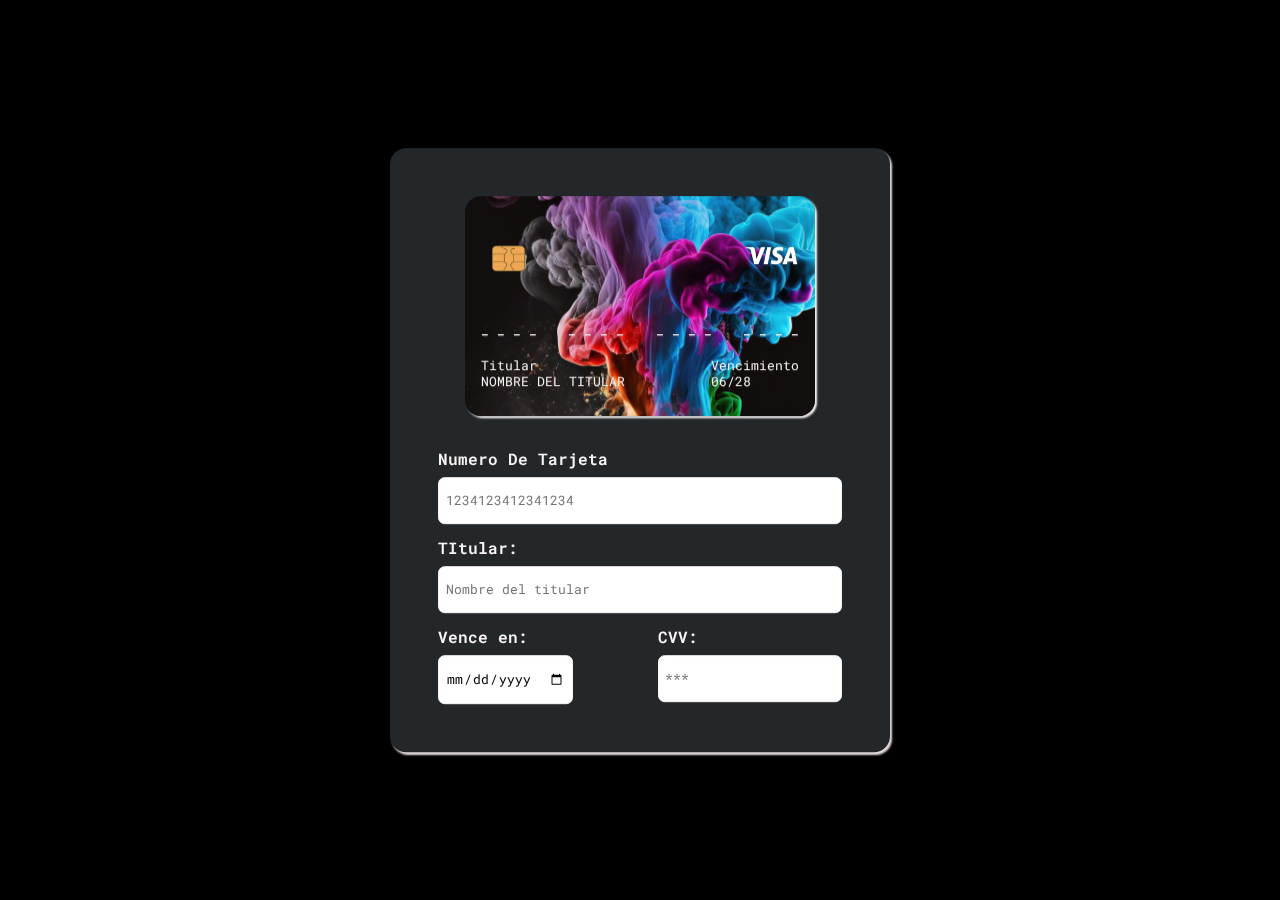
<file: credictcard.html>
<!DOCTYPE html>
<html lang="en">
  <head>
    <meta name="viewport" content="width=device-width, initial-scale=1.0" />
    <title>Credit Card Form</title>
    <!-- Google Fonts -->
    <link
      href="https://fonts.googleapis.com/css2?family=Roboto+Mono:wght@400;600&display=swap"
      rel="stylesheet"
    />
    <!-- Stylesheet -->
    <link rel="stylesheet" href="/css/paymentpass/creditcard.css" />
  </head>
  <body>
    <div class="wrapper">
      <div class="credit-card" id="card">
        <div class="card-front">  
          <div class="branding">
            <img src="/assets/images/chip2.png" class="chip-img" />
            <img src="/assets/images/visalogo2.png" class="visa-logo" />
          </div>
          <div class="card-number">
            <div>
              <span class="card-number-display">_</span>
              <span class="card-number-display">_</span>
              <span class="card-number-display">_</span>
              <span class="card-number-display">_</span>
            </div>
            <div>
              <span class="card-number-display">_</span>
              <span class="card-number-display">_</span>
              <span class="card-number-display">_</span>
              <span class="card-number-display">_</span>
            </div>
            <div>
              <span class="card-number-display">_</span>
              <span class="card-number-display">_</span>
              <span class="card-number-display">_</span>
              <span class="card-number-display">_</span>
            </div>
            <div>
              <span class="card-number-display">_</span>
              <span class="card-number-display">_</span>
              <span class="card-number-display">_</span>
              <span class="card-number-display">_</span>
            </div>
          </div>
          <div class="details">
            <div>
              <span>Titular</span>
              <span id="card-holder-name">Nombre del titular</span>
            </div>
            <div>
              <span>Vencimiento</span>
              <span id="validity">06/28</span>
            </div>
          </div>
        </div>
        <div class="card-back">
          <div class="black-strip"></div>
          <div class="white-strip">
            <span>CVV</span>
            <div id="cvv-display"></div>
          </div>
          <img src="/assets/images/visalogo2.png" class="visa-logo" />
        </div>
      </div>
      <form>
        <label for="card-number">Numero De Tarjeta</label>
        <input type="number" id="card-number" placeholder="1234123412341234" />

        <label for="card-holder">TItular:</label>
        <input type="text" id="card-name-input" placeholder="Nombre del titular" />

        <div class="date-cvv">
          <div>
            <label for="validity">Vence en:</label>
            <input type="date" id="validity-input" />
          </div>
          <div>
            <label for="cvv">CVV:</label>
            <input type="number" id="cvv" placeholder="***" />
          </div>
        </div>
      </form>
    </div>
    <!-- Script -->
    <script src="/js/jspaymentpass/creditcard.js"></script>
  </body>
</html>
</file>
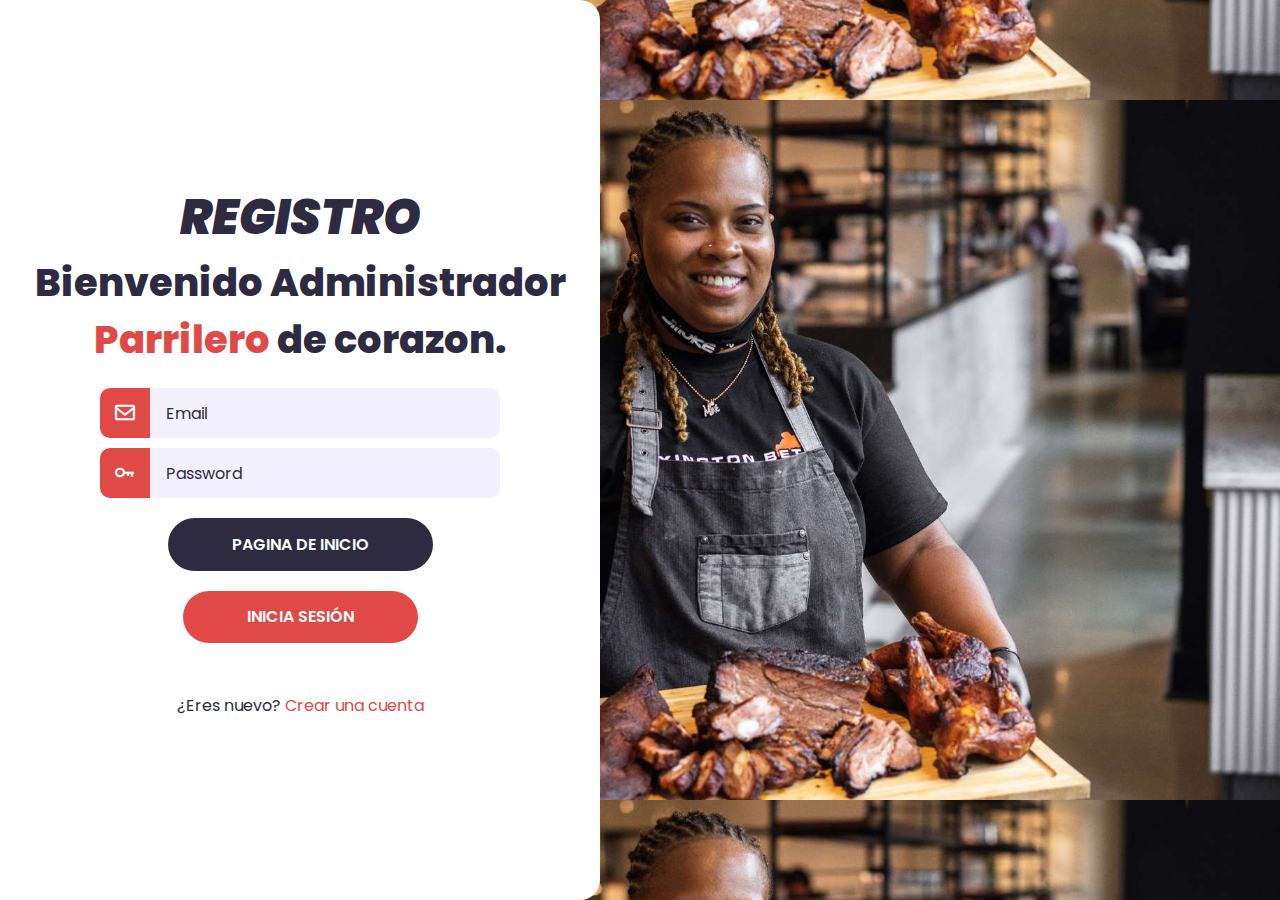
<file: login.html>
<!DOCTYPE html>
<html lang="en">
<head>
  <meta charset="UTF-8">
  <meta name="viewport" content="width=device-width, initial-scale=1.0">
  <title>Login</title>
  <link rel="stylesheet" href="/css/csslogin/loginstyle.css">
  <link href='https://unpkg.com/boxicons@2.1.4/css/boxicons.min.css' rel='stylesheet'>
</head>
<body>
  <div class="wrapper">
    <h1>  <i>Registro</i></h1>
    <h2>Bienvenido Administrador<br>
    <span>Parrilero</span> de corazon.</h2>
    <p id="error-message"></p>
    <form id="form">
      <div>
        <label for="email">
          <i class='bx bx-envelope'></i>
        </label>
        <input type="email" name="email" id="email" placeholder="Email">
      </div>
      <div>
        <label for="password">
          <i class='bx bx-key' ></i>
        </label>
        <input type="password" name="password" id="password" placeholder="Password">
      </div>
      <button id ='returnHome'class='Home-return-btn' type="submit">Pagina de inicio</button>
      <button id='dashpass' type="submit">Inicia sesión</button>
    </form>
    <p>¿Eres nuevo? <a href="signup.html">Crear una cuenta</a></p>
  </div>
  <script type="text/javascript" src="/js/loginvalidation.js"></script>
<script src="./js/main.js"></script>
</body>
</html>
</file>
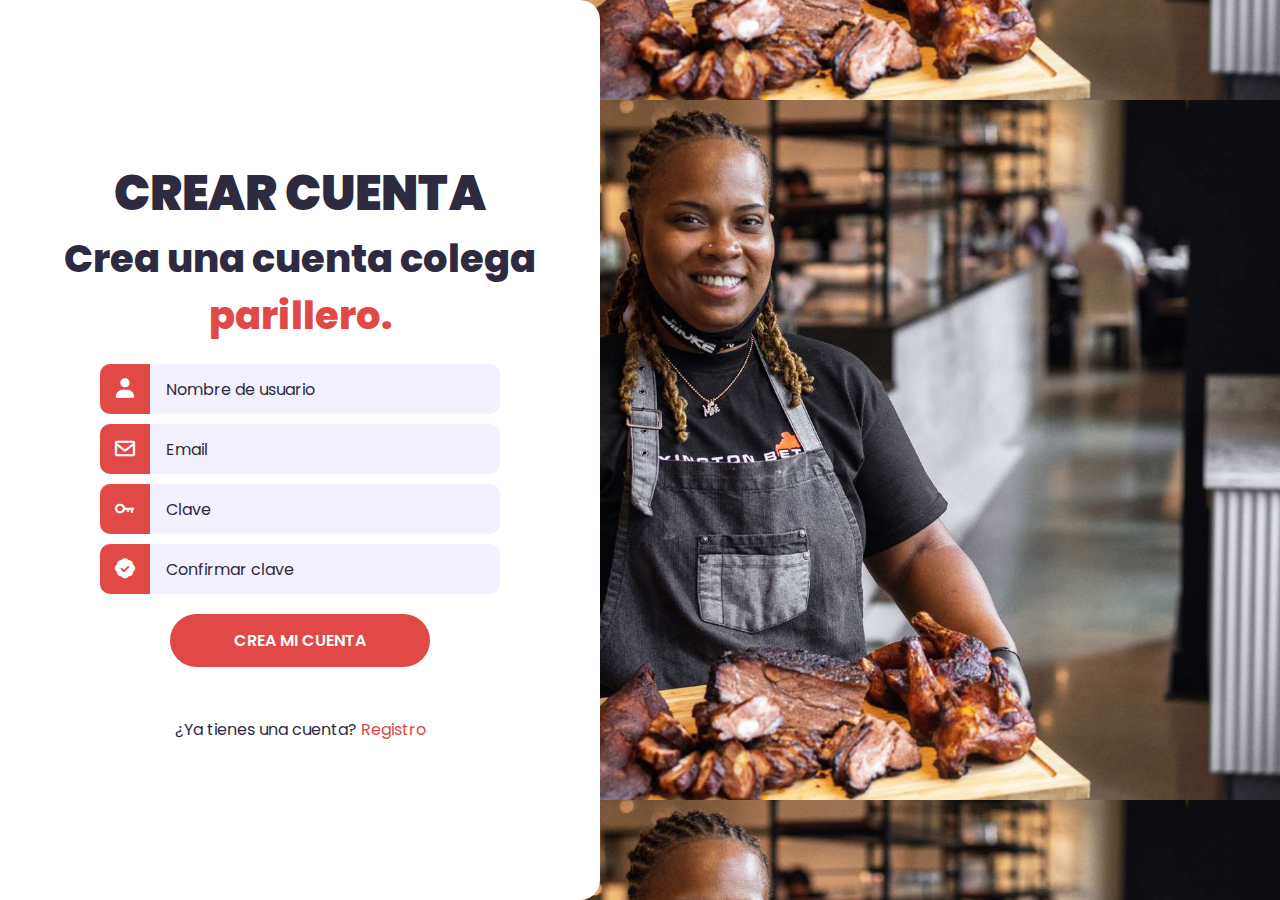
<file: signup.html>
<!DOCTYPE html>
<html lang="en">
<head>
  <meta charset="UTF-8">
  <meta name="viewport" content="width=device-width, initial-scale=1.0">
  <title>Signup</title>
  <link rel="stylesheet" href="/css/csslogin/loginstyle.css">
  <link href='https://unpkg.com/boxicons@2.1.4/css/boxicons.min.css' rel='stylesheet'>
</head>
<body>
  <div class="wrapper">
    <h1>Crear cuenta</h1>
    <h2>Crea una cuenta colega <br>
    <span>parillero.</span></h2>
    <p id="error-message"></p>
    <form id="form">
      <div>
        <label for="firstname">
          <i class='bx bxs-user'></i>
        </label>
        <input type="text" name="firstname" id="firstname" placeholder="Nombre de usuario">
      </div>
      <div>
        <label for="email">
          <i class='bx bx-envelope'></i>
        </label>
        <input type="email" name="email" id="email" placeholder="Email">
      </div>
      <div>
        <label for="password">
          <i class='bx bx-key' ></i>
        </label>
        <input type="password" name="password" id="password" placeholder="Clave">
      </div>
      <div>
        <label for="repeat-password">
          <i class='bx bxs-badge-check' ></i>
        </label>
        <input type="password" name="repeat-password" id="repeat-password" placeholder="Confirmar clave">
      </div>
      <button type="submit">Crea mi cuenta</button>
    </form>
    <p>¿Ya tienes una cuenta? <a href="login.html">Registro</a></p>
  </div>
  <script type="text/javascript" src="/js/loginvalidation.js"></script>
</body>
</html>
</file>
<file: css/paymentpass/creditcard.css>
* {
    padding: 0;
    margin: 0;
    box-sizing: border-box;
    font-family: "Roboto Mono", monospace;
  }
  :root {
    --primary-color: #e04946;
    --secondary-color: #e87a30f3;
    --third-color: #f98169;
    --white-color: #f8f4f4; 
    --text-color: #555;
    --text-gray: #999;
    --black-color: #000;
    --primary-font: "Ubuntu", sans-serif;
    --secondary-font: "Mynerve", cursive;
}
  body{
    background-color: var(--black-color);
    color: var(--white-color);
  }
  .wrapper {
    position: absolute;
    transform: translate(-50%, -50%);
    top: 50%;
    left: 50%;
    background-color: #24272a;
    width: 500px;
    padding: 3em;
    border-radius: 1em;
    perspective: 800px;
    box-shadow: 2px 2px 2px #e3d9d9;
  }
  .credit-card {
    position: relative;
    width: 350px;
    height: 220px;
    margin: auto;
    transform-style: preserve-3d;
    transition: 0.3s;
    box-shadow: 2px 2px 2px  var(--white-color); 
    border-radius:1em ;
  }
  .card-front,
  .card-back {
    position: absolute;
    width: inherit;
    height: inherit;
    background-image: url(/assets/images/smoke3.png);
    border-radius: 1em;
    backface-visibility: hidden;
  }
  .card-front {
    padding: 2em 1em;
  }
  .branding {
    display: flex;
    align-items: center;
    justify-content: space-between;
  }
  .branding img {
    width: 55px;
    height: auto;
  }
  .card-back {
    position: absolute;
    transform: rotateY(180deg);
  }
  .card-number {
    color: var(--white-color);
    font-weight: 600;
    display: flex;
    justify-content: space-between;
    font-size: 0.8em;
    margin-top: 3em;
  }
  .details {
    color: var(--white-color);
    display: flex;
    justify-content: space-between;
    margin-top: 1.5em;
    font-size: 0.8em;
  }
  .details span {
    display: block;
  }
  .details #card-holder-name {
    text-transform: uppercase;
  }
  .card-back{
    color: var(--black-color);
  }
  .card-back .black-strip {
    position: relative;
    background-color: var(--black-color);
    height: 50px;
    top: 2em;
  }
  .card-back .white-strip {
    top: 3em;
    position: relative;
    text-align: right;
  }
  .card-back .white-strip span {
    margin-right: 1em;
    color: var(--white-color);
  }
  .card-back .white-strip div {
    height: 30px;
    background-color: var(--white-color);
    margin-top: 0.5em;
  }
  .card-back .visa-logo {
    position: absolute;
    width: 50px;
    margin-top: 4em;
    right: 1em;
  }
  form {
    margin-top: 2em;
  }
  label,
  input {
    display: block;
  }
  label {
    margin-bottom: 0.5em;
    font-weight: 600;
  }
  
  label {
    margin-bottom: 0.5em;
    font-weight: 600;
  }
  input {
    width: 100%;
    border: 1px solid var(--white-color);
    padding: 1em 0.5em;
    border-radius: 0.5em;
  }
  input:not(:last-child) {
    margin-bottom: 1em;
  }
  form .date-cvv {
    display: flex;
    justify-content: space-between;
  }
</file>
<file: css/csslogin/loginstyle.css>
@import url('https://fonts.googleapis.com/css2?family=Poppins:ital,wght@0,100;0,200;0,300;0,400;0,500;0,600;0,700;0,800;0,900;1,100;1,200;1,300;1,400;1,500;1,600;1,700;1,800;1,900&display=swap');
:root{
  --accent-color:  #e04946;
  --base-color: white;
  --text-color: #2E2B41;
  --input-color: #F3F0FF;
}
*{
  margin: 0;
  padding: 0;
}

html{
  font-family: Poppins, Segoe UI, sans-serif;
  font-size: 12pt;
  color: var(--text-color);
  text-align: center;
}

body{
  min-height: 100vh;
  background-image: url('/assets/images/cheft.jpg');
  background-size: 1050px;
  background-position: right;
  overflow: hidden;
}

.wrapper{
  box-sizing: border-box;
  background-color: var(--base-color);
  height: 100vh;
  width: max(40%, 600px);
  padding: 10px;
  border-radius: 0 20px 20px 0;
  display: flex;
  flex-direction: column;
  align-items: center;
  justify-content: center;
}

h1{
  font-size: 3rem;
  font-weight: 900;
  text-transform: uppercase;
}

h2{
  font-size: 2.4rem;
  font-weight: 800;
}
span{
  font-size: 2.4rem;
  font-weight: 800;
  color: var(--accent-color);
}

form{
  width: min(400px, 100%);
  margin-top: 20px;
  margin-bottom: 50px;
  display: flex;
  flex-direction: column;
  align-items: center;
  gap: 10px;
}

form > div{
  width: 100%;
  display: flex;
  justify-content: center;
}

form label{
  flex-shrink: 0;
  height: 50px;
  width: 50px;
  background-color: var(--accent-color);
  fill: var(--base-color);
  color: var(--base-color);
  border-radius: 10px 0 0 10px;
  display: flex;
  justify-content: center;
  align-items: center;
  font-size: 1.5rem;
  font-weight: 500;
}

form input{
  box-sizing: border-box;
  flex-grow: 1;
  min-width: 0;
  height: 50px;
  padding: 1em;
  font: inherit;
  border-radius: 0 10px 10px 0;
  border: 2px solid var(--input-color);
  border-left: none;
  background-color: var(--input-color);
  transition: 150ms ease;
}

form input:hover{
  border-color: var(--accent-color);
}

form input:focus{
  outline: none;
  border-color: var(--text-color);
}

div:has(input:focus) > label{
  background-color: var(--text-color);
}

form input::placeholder{
  color: var(--text-color);
}

form button{
  margin-top: 10px;
  border: none;
  border-radius: 1000px;
  padding: .85em 4em;
  background-color: var(--accent-color);
  color: var(--base-color);
  font: inherit;
  font-weight: 600;
  text-transform: uppercase;
  cursor: pointer;
  transition: 150ms ease;
}

form button:hover{
  background-color: var(--text-color);
}

form button:focus{
  outline: none;
  background-color: var(--text-color);
}

.Home-return-btn{
  background-color: var(--text-color);
}

.Home-return-btn:hover{
  background-color: var(--accent-color);
}

a{
  text-decoration: none;
  color: var(--accent-color);
}

a:hover{
  text-decoration: underline;
}

@media(max-width: 1100px){
  .wrapper{
    width: min(600px, 100%);
    border-radius: 0;
  }
}

form div.incorrect label{
  background-color: #f06272;
}

form div.incorrect input{
  border-color: #f06272;
}

#error-message{
  color:#f06272;
}
</file>
